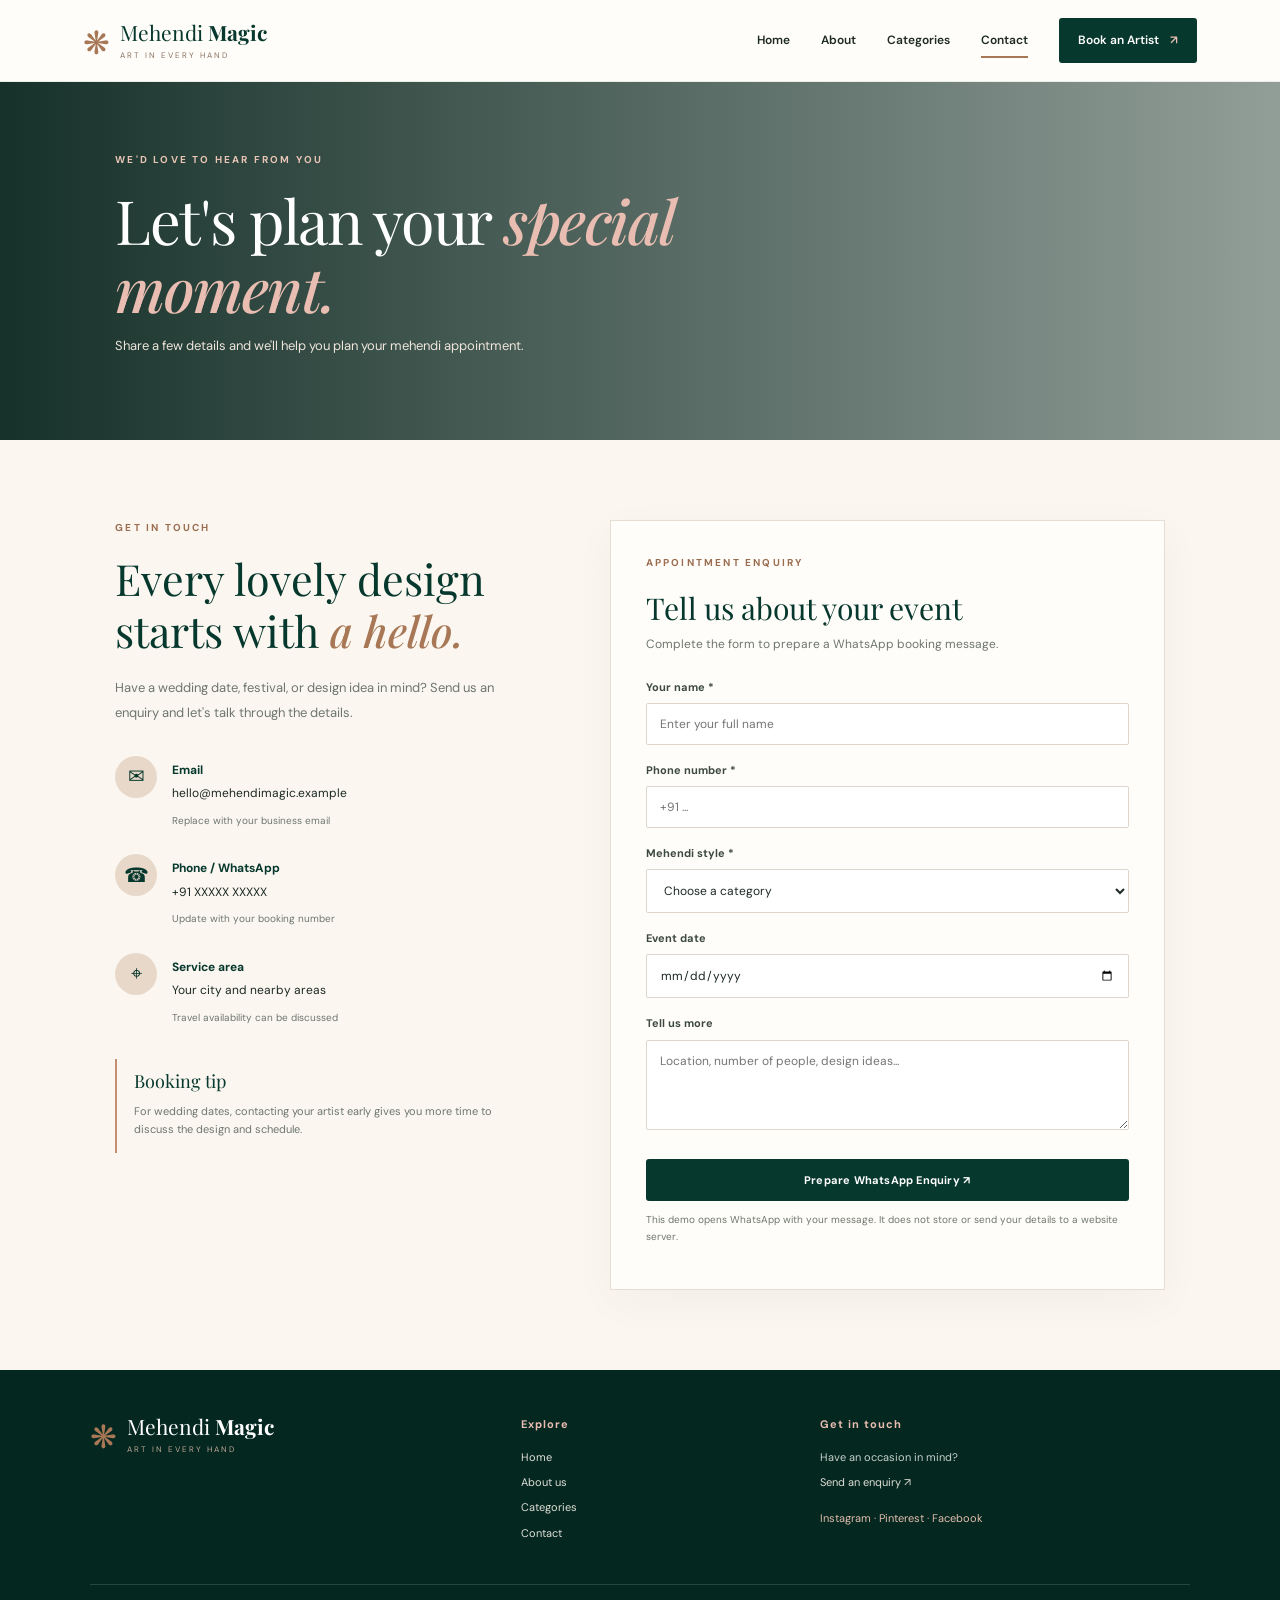
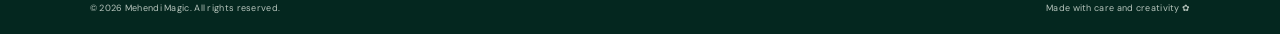
<file: contact.html>
<!DOCTYPE html>
<html lang="en"><head><meta charset="UTF-8"><meta name="viewport" content="width=device-width, initial-scale=1.0"><meta name="description" content="Contact Mehendi Magic to enquire about a mehendi appointment."><title>Contact & Book | Mehendi Magic</title><link rel="preconnect" href="https://fonts.googleapis.com"><link href="https://fonts.googleapis.com/css2?family=DM+Sans:wght@400;500;600;700&family=Playfair+Display:wght@500;600;700&display=swap" rel="stylesheet"><link rel="stylesheet" href="style.css"><script src="script.js" defer></script></head>
<body>
<header class="site-header"><a class="brand" href="index.html"><span class="brand-mark">❋</span><span>Mehendi <b>Magic</b><small>ART IN EVERY HAND</small></span></a><button class="menu-toggle" aria-label="Open navigation" aria-expanded="false">☰</button><nav class="nav"><a href="index.html">Home</a><a href="about.html">About</a><a href="categories.html">Categories</a><a class="active" href="contact.html">Contact</a><a class="nav-cta" href="#booking-form">Book an Artist <span>↗</span></a></nav></header>
<main>
<section class="page-hero contact-hero"><div><p class="eyebrow light">WE'D LOVE TO HEAR FROM YOU</p><h1>Let's plan your <em>special moment.</em></h1><p>Share a few details and we'll help you plan your mehendi appointment.</p></div></section>
<section class="contact-section section-cream"><div class="contact-details"><p class="eyebrow">GET IN TOUCH</p><h2>Every lovely design<br>starts with <em>a hello.</em></h2><p class="contact-intro">Have a wedding date, festival, or design idea in mind? Send us an enquiry and let's talk through the details.</p>
<div class="contact-detail"><span>✉</span><div><b>Email</b><p>hello@mehendimagic.example</p><small>Replace with your business email</small></div></div>
<div class="contact-detail"><span>☎</span><div><b>Phone / WhatsApp</b><p>+91 XXXXX XXXXX</p><small>Update with your booking number</small></div></div>
<div class="contact-detail"><span>⌖</span><div><b>Service area</b><p>Your city and nearby areas</p><small>Travel availability can be discussed</small></div></div>
<div class="contact-hours"><b>Booking tip</b><p>For wedding dates, contacting your artist early gives you more time to discuss the design and schedule.</p></div></div>
<form class="booking-form" id="booking-form">
  <p class="eyebrow">APPOINTMENT ENQUIRY</p><h2>Tell us about your event</h2><p class="form-intro">Complete the form to prepare a WhatsApp booking message.</p>
  <div class="form-row"><label for="name">Your name *</label><input id="name" name="name" required placeholder="Enter your full name" autocomplete="name"></div>
  <div class="form-row"><label for="phone">Phone number *</label><input id="phone" name="phone" required type="tel" placeholder="+91 ..." autocomplete="tel"></div>
  <div class="form-row"><label for="service">Mehendi style *</label><select id="service" name="service" required><option value="">Choose a category</option><option>Bridal Mehendi</option><option>Wedding & Events</option><option>Minimal Mehendi</option><option>Festival Mehendi</option><option>Floral Patterns</option><option>Custom Design</option></select></div>
  <div class="form-row"><label for="date">Event date</label><input id="date" name="date" type="date"></div>
  <div class="form-row"><label for="message">Tell us more</label><textarea id="message" name="message" rows="4" placeholder="Location, number of people, design ideas..."></textarea></div>
  <button class="btn btn-green submit-btn" type="submit">Prepare WhatsApp Enquiry ↗</button>
  <p class="form-note">This demo opens WhatsApp with your message. It does not store or send your details to a website server.</p><p class="form-status" aria-live="polite"></p>
</form></section>
</main>
<footer class="site-footer"><div class="footer-main"><a class="brand footer-brand" href="index.html"><span class="brand-mark">❋</span><span>Mehendi <b>Magic</b><small>ART IN EVERY HAND</small></span></a><div><h4>Explore</h4><a href="index.html">Home</a><a href="about.html">About us</a><a href="categories.html">Categories</a><a href="contact.html">Contact</a></div><div><h4>Get in touch</h4><p>Have an occasion in mind?</p><a href="#booking-form">Send an enquiry ↗</a><p class="social-text">Instagram · Pinterest · Facebook</p></div></div><div class="footer-bottom"><span>© <span data-year>2026</span> Mehendi Magic. All rights reserved.</span><span>Made with care and creativity ✿</span></div></footer>
</body></html>
</file>
<file: style.css>
:root{--green:#07382d;--deep:#04271f;--green2:#174d3d;--cream:#fbf7f0;--paper:#fffdf9;--rose:#e9bdb1;--rose-light:#f6e5de;--ink:#1d2924;--muted:#6e766f;--line:#e7ded3;--serif:"Playfair Display",Georgia,serif;--sans:"DM Sans",Arial,sans-serif}
*{box-sizing:border-box}html{scroll-behavior:smooth;scroll-padding-top:90px}body{margin:0;background:var(--paper);color:var(--ink);font-family:var(--sans);line-height:1.65}a{color:inherit;text-decoration:none}img{display:block;max-width:100%}.site-header{height:82px;padding:0 6.5%;display:flex;align-items:center;justify-content:space-between;background:rgba(255,253,249,.97);position:sticky;top:0;z-index:50;border-bottom:1px solid rgba(7,56,45,.08);backdrop-filter:blur(12px)}.brand{display:flex;align-items:center;gap:10px;color:var(--green);font-family:var(--serif);font-size:21px;line-height:1.05;white-space:nowrap}.brand b{font-weight:700}.brand small{display:block;font:8px var(--sans);letter-spacing:2px;margin-top:7px;color:#8a7161}.brand-mark{font-size:32px;color:#a77756}.nav{display:flex;align-items:center;gap:31px;font-size:12px;font-weight:600}.nav>a:not(.nav-cta){padding:10px 0;position:relative}.nav>a.active:not(.nav-cta):after{content:"";height:2px;background:#a77756;position:absolute;bottom:2px;left:0;right:0}.nav-cta{background:var(--green);color:white;padding:13px 19px;border-radius:3px}.nav-cta span{color:var(--rose);padding-left:8px}.menu-toggle{display:none;background:none;border:0;font-size:25px;color:var(--green);cursor:pointer}
.hero{min-height:610px;position:relative;display:flex;align-items:center;padding:75px 8%;color:white;background:#12372b url("https://images.unsplash.com/photo-1606800052052-a08af7148866?auto=format&fit=crop&w=2000&q=90") center 42%/cover no-repeat}.hero-shade{position:absolute;inset:0;background:linear-gradient(90deg,rgba(2,30,23,.94) 0%,rgba(2,30,23,.78) 42%,rgba(2,30,23,.12) 100%)}.hero-content{position:relative;z-index:1;max-width:650px}.eyebrow{font-size:10px;font-weight:700;letter-spacing:2.2px;color:#9b6d50;margin:0 0 17px}.eyebrow.light{color:#e9c5b5}.hero h1,.page-hero h1{font:clamp(42px,5.5vw,72px)/1.12 var(--serif);letter-spacing:-1.5px;margin:0 0 22px}.hero h1 em,.page-hero h1 em,.section-heading h2 em,.story-copy h2 em,.booking-banner h2 em,.contact-details h2 em{color:var(--rose);font-weight:500}.hero-copy{font-size:15px;max-width:430px;color:#eee8df;line-height:1.9}.hero-actions{display:flex;align-items:center;gap:28px;flex-wrap:wrap;margin-top:30px}.btn{display:inline-flex;align-items:center;justify-content:center;gap:12px;padding:14px 21px;border:0;border-radius:3px;font:700 11px var(--sans);letter-spacing:.2px;cursor:pointer;transition:transform .2s,background .2s}.btn:hover{transform:translateY(-2px)}.btn-rose{background:var(--rose);color:#30231e}.btn-green{background:var(--green);color:white}.text-link{font-size:12px;font-weight:700}.text-link span{margin-left:9px}.light-link{color:white}.green-link{color:var(--green)}.hero-note{font-size:10px;letter-spacing:.5px;margin-top:45px;color:#e0d9ce}.note-star{color:var(--rose);margin-right:9px}.hero-badge{position:absolute;z-index:2;right:7%;bottom:8%;width:125px;height:125px;border:1px solid rgba(255,255,255,.65);border-radius:50%;display:flex;flex-direction:column;align-items:center;justify-content:center;text-align:center;background:rgba(4,39,31,.5);font-size:10px}.hero-badge span{font-size:25px;color:var(--rose);margin-bottom:3px}.hero-badge small{font-size:9px;color:#e8d8cb}
.trust-strip{display:grid;grid-template-columns:repeat(4,1fr);padding:30px 8%;background:#f4ede4;border-bottom:1px solid var(--line)}.trust-strip>div{display:flex;align-items:center;justify-content:center;gap:14px;border-right:1px solid #ddd2c5}.trust-strip>div:last-child{border:0}.line-icon{font-size:27px;color:var(--green)}.trust-strip p{margin:0;display:flex;flex-direction:column;font-size:11px}.trust-strip small{color:var(--muted);font-size:10px;margin-top:3px}
.section{padding:85px 7%}.section-cream{background:var(--cream)}.section-heading{text-align:center;max-width:650px;margin:0 auto 42px}.section-heading h2,.story-copy h2,.contact-details h2{font:clamp(32px,4vw,47px)/1.2 var(--serif);margin:0 0 14px;color:var(--green)}.section-heading h2 em,.story-copy h2 em,.contact-details h2 em{color:#a77756}.section-heading>p:last-child{color:var(--muted);font-size:13px}.category-grid{display:grid;grid-template-columns:repeat(3,minmax(0,1fr));gap:22px;max-width:1200px;margin:0 auto}.category-card{background:white;border:1px solid #eee5da;box-shadow:0 7px 25px rgba(40,27,15,.04);overflow:hidden;transition:transform .25s,box-shadow .25s}.category-card:hover{transform:translateY(-5px);box-shadow:0 14px 32px rgba(40,27,15,.1)}.category-card>img{width:100%;height:250px;object-fit:cover}.category-info{padding:22px 23px 25px}.category-info>span{font-size:9px;letter-spacing:1.6px;color:#a77756}.category-info h3{font:25px var(--serif);margin:7px 0;color:var(--green)}.category-info p{font-size:12px;color:var(--muted);min-height:40px;margin:0 0 18px}.category-info>b{font-size:10px;color:var(--green);display:block}.center-action{text-align:center;margin-top:37px}.center-action .btn{padding-left:26px;padding-right:26px}
.story-section{display:grid;grid-template-columns:1fr 1fr;gap:8%;align-items:center;padding:90px 9%;max-width:1400px;margin:auto}.story-image{position:relative}.story-image img{height:475px;width:100%;object-fit:cover}.image-caption{position:absolute;bottom:-15px;right:-14px;background:var(--rose-light);padding:17px 23px;font:italic 15px var(--serif);color:var(--green)}.story-copy h2{margin-bottom:22px}.story-copy p:not(.eyebrow){font-size:13px;color:var(--muted);line-height:2;margin-bottom:17px}.story-copy .btn{margin-top:13px}.quote-band{text-align:center;background:#f4e5dd;padding:45px 20px;color:var(--green)}.quote-band>span{font-size:24px;color:#a77756}.quote-band p{font:italic clamp(22px,3vw,31px)/1.5 var(--serif);margin:8px 0 13px}.quote-band small{font-size:9px;letter-spacing:2px;color:#8b705f}.booking-banner{padding:52px 9%;display:flex;justify-content:space-between;align-items:center;gap:30px;background:var(--green);color:white;position:relative;overflow:hidden}.booking-banner:after{content:"✿";position:absolute;right:28%;font-size:180px;color:rgba(255,255,255,.035);top:-42px;pointer-events:none}.booking-banner>div,.booking-banner>.btn{position:relative;z-index:1}.booking-banner h2{font:clamp(28px,3.5vw,41px) var(--serif);margin:0 0 9px}.booking-banner p:not(.eyebrow){font-size:12px;color:#d8e1dc;margin:0}.site-footer{background:var(--deep);color:#eee9df;padding:45px 7% 18px}.footer-main{display:grid;grid-template-columns:1.5fr 1fr 1.4fr;gap:35px;padding-bottom:35px}.footer-brand{color:white;align-self:start}.footer-brand small{color:#bda796}.footer-main h4{font-size:11px;letter-spacing:1px;color:var(--rose);margin:0 0 15px}.footer-main>div>a{display:block;font-size:11px;color:#e0e0d8;margin:7px 0}.footer-main p{font-size:11px;color:#c6d1ca;margin:5px 0}.footer-main .social-text{margin-top:18px;color:#e4bdae}.footer-bottom{display:flex;justify-content:space-between;gap:15px;border-top:1px solid rgba(255,255,255,.14);padding-top:16px;color:#b6c4bc;font-size:9px;letter-spacing:.3px}
.page-hero{min-height:300px;padding:70px 9%;display:flex;align-items:center;color:white;background-position:center;background-size:cover;position:relative}.page-hero:before{content:"";position:absolute;inset:0;background:linear-gradient(90deg,rgba(2,32,24,.92),rgba(2,32,24,.43))}.page-hero>div{position:relative;max-width:700px}.page-hero h1{font-size:clamp(39px,5vw,61px);margin-bottom:12px}.page-hero p:not(.eyebrow){font-size:13px;color:#eee5dc}.about-hero{background-image:url("https://images.unsplash.com/photo-1519741497674-611481863552?auto=format&fit=crop&w=1800&q=85")}.categories-hero{background-image:url("https://images.unsplash.com/photo-1606800052052-a08af7148866?auto=format&fit=crop&w=1800&q=85")}.contact-hero{background-image:url("https://images.unsplash.com/photo-1515934751635-c81c6bc9a2d8?auto=format&fit=crop&w=1800&q=85")}.about-story{padding-top:80px;padding-bottom:90px}.values-section{padding-top:75px;padding-bottom:85px}.values-grid{display:grid;grid-template-columns:repeat(3,1fr);gap:22px;max-width:1000px;margin:auto}.value-card{text-align:center;padding:35px 28px;background:#fffdf9;border:1px solid var(--line)}.value-card>span{font-size:32px;color:#a77756}.value-card h3{font:24px var(--serif);color:var(--green);margin:14px 0 8px}.value-card p{font-size:12px;color:var(--muted);margin:0}.full-grid{grid-template-columns:repeat(3,minmax(0,1fr))}.full-grid .category-card>img{height:270px}.mini-link{display:inline-block;color:#9a6549;font-size:10px;font-weight:700;margin-top:14px}.filter-row{display:flex;justify-content:center;gap:10px;flex-wrap:wrap;margin:-10px 0 32px}.filter-btn{background:transparent;border:1px solid #d9cfc2;color:var(--green);padding:10px 17px;font:600 11px var(--sans);cursor:pointer;border-radius:2px}.filter-btn.active,.filter-btn:hover{background:var(--green);color:white;border-color:var(--green)}.category-card.is-hidden{display:none}
.contact-section{display:grid;grid-template-columns:.85fr 1.15fr;gap:8%;padding:80px 9%;align-items:start}.contact-details h2{font-size:clamp(32px,3.5vw,43px)}.contact-intro{font-size:13px;color:var(--muted);line-height:1.9;margin:20px 0 30px}.contact-detail{display:flex;align-items:flex-start;gap:15px;margin:22px 0}.contact-detail>span{width:42px;height:42px;border-radius:50%;display:grid;place-items:center;background:#e8d8ca;color:var(--green);font-size:20px;flex-shrink:0}.contact-detail b{font-size:12px;color:var(--green)}.contact-detail p{margin:2px 0;font-size:12px}.contact-detail small{font-size:10px;color:var(--muted)}.contact-hours{border-left:2px solid #c28f70;padding:10px 0 10px 17px;margin-top:30px}.contact-hours b{font:18px var(--serif);color:var(--green)}.contact-hours p{font-size:11px;color:var(--muted);margin:5px 0}.booking-form{background:#fffdf9;border:1px solid var(--line);padding:34px 35px;box-shadow:0 12px 40px rgba(40,27,15,.04)}.booking-form h2{font:30px var(--serif);color:var(--green);margin:0 0 7px}.form-intro{font-size:12px;color:var(--muted);margin:0 0 23px}.form-row{margin-bottom:16px}.form-row label{display:block;font-size:11px;font-weight:700;margin-bottom:7px;color:#3c4941}.form-row input,.form-row select,.form-row textarea{width:100%;font:12px var(--sans);color:var(--ink);background:#fff;border:1px solid #ded6cc;border-radius:2px;padding:12px 13px;outline:none}.form-row input:focus,.form-row select:focus,.form-row textarea:focus{border-color:#6d907e;box-shadow:0 0 0 3px rgba(23,77,61,.08)}.form-row textarea{resize:vertical}.submit-btn{width:100%;margin-top:5px}.form-note,.form-status{font-size:10px;color:var(--muted);line-height:1.7}.form-status{color:var(--green);font-weight:700}
@media(max-width:900px){.site-header{padding:0 5%;height:74px}.nav{gap:17px}.nav-cta{padding:11px 13px}.hero{min-height:570px;padding-left:7%}.hero-badge{right:4%;width:105px;height:105px}.trust-strip{padding:24px 3%}.trust-strip>div{gap:8px}.trust-strip p{font-size:10px}.section{padding:70px 5%}.category-grid,.full-grid{gap:15px}.category-card>img,.full-grid .category-card>img{height:220px}.category-info{padding:18px}.story-section{gap:6%;padding:75px 6%}.story-image img{height:420px}.contact-section{padding:65px 5%;gap:5%}.booking-form{padding:28px 24px}}
@media(max-width:680px){.site-header{height:70px}.brand{font-size:19px}.brand-mark{font-size:28px}.menu-toggle{display:block}.nav{display:none;position:absolute;left:0;right:0;top:69px;padding:18px 6% 24px;background:var(--paper);border-bottom:1px solid var(--line);box-shadow:0 15px 20px #0000000d;flex-direction:column;align-items:stretch;gap:7px}.nav.open{display:flex}.nav>a:not(.nav-cta){padding:10px 0}.nav>a.active:not(.nav-cta):after{display:none}.nav-cta{text-align:center;margin-top:8px}.hero{min-height:600px;padding:75px 7%;background-position:62% center}.hero-shade{background:linear-gradient(90deg,rgba(2,30,23,.92),rgba(2,30,23,.58))}.hero h1{font-size:45px}.hero-copy{font-size:13px;max-width:340px}.hero-badge{display:none}.hero-note{margin-top:34px}.hero-actions{gap:20px}.trust-strip{grid-template-columns:repeat(2,1fr);gap:20px;padding:25px 6%}.trust-strip>div{justify-content:flex-start;border:0}.trust-strip>div:nth-child(odd){border-right:1px solid #ddd2c5}.section{padding:60px 6%}.section-heading{margin-bottom:30px}.section-heading h2,.story-copy h2{font-size:35px}.category-grid,.full-grid{grid-template-columns:1fr;gap:18px;max-width:480px}.category-card>img,.full-grid .category-card>img{height:280px}.category-info{padding:21px}.category-info p{min-height:0}.story-section{grid-template-columns:1fr;gap:42px;padding:65px 7%}.story-image{margin-right:12px}.story-image img{height:390px}.story-copy{padding:0 5px}.quote-band{padding:38px 18px}.booking-banner{padding:42px 7%;align-items:flex-start;flex-direction:column;gap:22px}.booking-banner:after{right:-5%;top:15px}.footer-main{grid-template-columns:1fr 1fr;gap:28px}.footer-brand{grid-column:1/-1}.footer-bottom{flex-direction:column;gap:7px}.page-hero{min-height:270px;padding:60px 7%}.page-hero h1{font-size:42px}.values-grid{grid-template-columns:1fr;max-width:440px}.contact-section{grid-template-columns:1fr;gap:40px;padding:58px 6%}.booking-form{padding:27px 21px}.contact-details h2{font-size:36px}}
@media(prefers-reduced-motion:reduce){html{scroll-behavior:auto}*,*:before,*:after{transition:none!important}}
</file>
